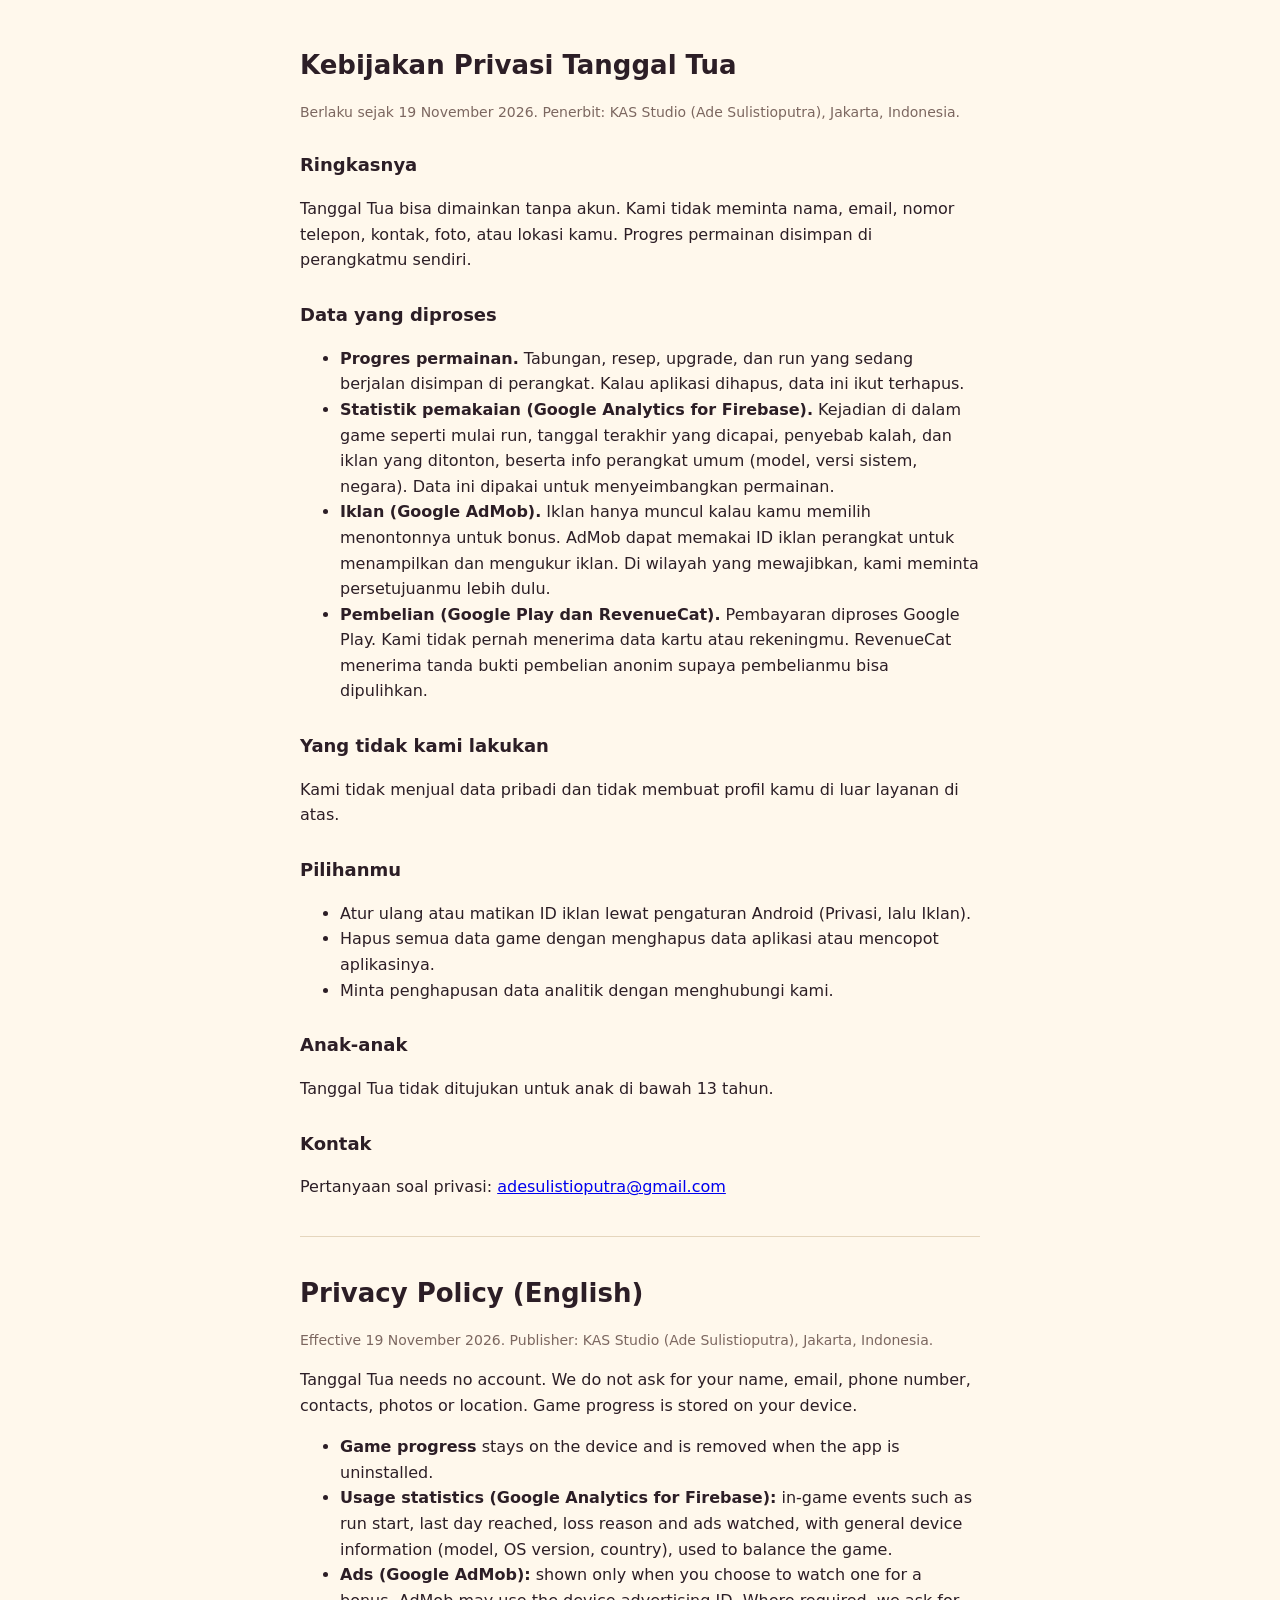
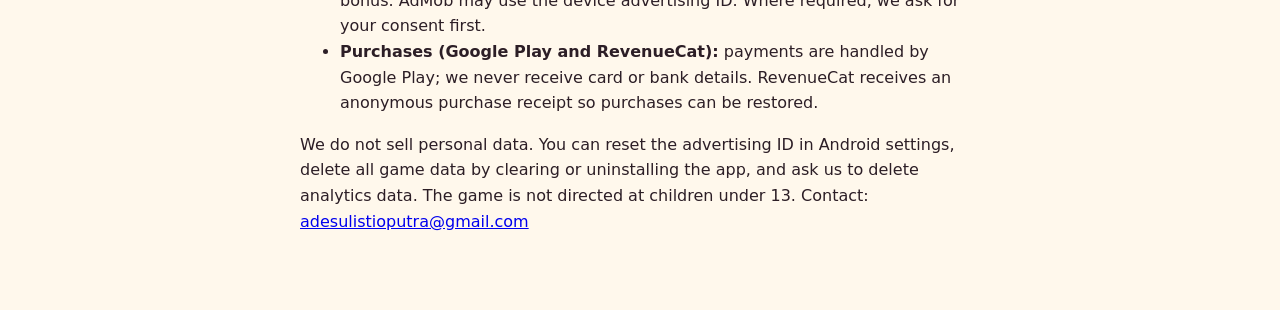
<file: privacy.html>
<!doctype html>
<html lang="id">
  <head>
    <meta charset="utf-8" />
    <meta name="viewport" content="width=device-width, initial-scale=1" />
    <title>Kebijakan Privasi | Tanggal Tua</title>
    <style>
      body { font: 16px/1.6 system-ui, sans-serif; color: #2c1e26; background: #fff8ec; margin: 0; }
      main { max-width: 680px; margin: 0 auto; padding: 28px 20px 60px; }
      h1 { font-size: 26px; margin-bottom: 4px; }
      h2 { font-size: 18px; margin-top: 28px; }
      .muted { color: #7c6760; font-size: 14px; }
      hr { border: none; border-top: 1px solid #e5d6bd; margin: 36px 0; }
    </style>
  </head>
  <body>
    <main>
      <h1>Kebijakan Privasi Tanggal Tua</h1>
      <p class="muted">Berlaku sejak 19 November 2026. Penerbit: KAS Studio (Ade Sulistioputra), Jakarta, Indonesia.</p>

      <h2>Ringkasnya</h2>
      <p>Tanggal Tua bisa dimainkan tanpa akun. Kami tidak meminta nama, email, nomor telepon, kontak, foto, atau lokasi kamu. Progres permainan disimpan di perangkatmu sendiri.</p>

      <h2>Data yang diproses</h2>
      <ul>
        <li><strong>Progres permainan.</strong> Tabungan, resep, upgrade, dan run yang sedang berjalan disimpan di perangkat. Kalau aplikasi dihapus, data ini ikut terhapus.</li>
        <li><strong>Statistik pemakaian (Google Analytics for Firebase).</strong> Kejadian di dalam game seperti mulai run, tanggal terakhir yang dicapai, penyebab kalah, dan iklan yang ditonton, beserta info perangkat umum (model, versi sistem, negara). Data ini dipakai untuk menyeimbangkan permainan.</li>
        <li><strong>Iklan (Google AdMob).</strong> Iklan hanya muncul kalau kamu memilih menontonnya untuk bonus. AdMob dapat memakai ID iklan perangkat untuk menampilkan dan mengukur iklan. Di wilayah yang mewajibkan, kami meminta persetujuanmu lebih dulu.</li>
        <li><strong>Pembelian (Google Play dan RevenueCat).</strong> Pembayaran diproses Google Play. Kami tidak pernah menerima data kartu atau rekeningmu. RevenueCat menerima tanda bukti pembelian anonim supaya pembelianmu bisa dipulihkan.</li>
      </ul>

      <h2>Yang tidak kami lakukan</h2>
      <p>Kami tidak menjual data pribadi dan tidak membuat profil kamu di luar layanan di atas.</p>

      <h2>Pilihanmu</h2>
      <ul>
        <li>Atur ulang atau matikan ID iklan lewat pengaturan Android (Privasi, lalu Iklan).</li>
        <li>Hapus semua data game dengan menghapus data aplikasi atau mencopot aplikasinya.</li>
        <li>Minta penghapusan data analitik dengan menghubungi kami.</li>
      </ul>

      <h2>Anak-anak</h2>
      <p>Tanggal Tua tidak ditujukan untuk anak di bawah 13 tahun.</p>

      <h2>Kontak</h2>
      <p>Pertanyaan soal privasi: <a href="mailto:adesulistioputra@gmail.com">adesulistioputra@gmail.com</a></p>

      <hr />

      <h1>Privacy Policy (English)</h1>
      <p class="muted">Effective 19 November 2026. Publisher: KAS Studio (Ade Sulistioputra), Jakarta, Indonesia.</p>
      <p>Tanggal Tua needs no account. We do not ask for your name, email, phone number, contacts, photos or location. Game progress is stored on your device.</p>
      <ul>
        <li><strong>Game progress</strong> stays on the device and is removed when the app is uninstalled.</li>
        <li><strong>Usage statistics (Google Analytics for Firebase):</strong> in-game events such as run start, last day reached, loss reason and ads watched, with general device information (model, OS version, country), used to balance the game.</li>
        <li><strong>Ads (Google AdMob):</strong> shown only when you choose to watch one for a bonus. AdMob may use the device advertising ID. Where required, we ask for your consent first.</li>
        <li><strong>Purchases (Google Play and RevenueCat):</strong> payments are handled by Google Play; we never receive card or bank details. RevenueCat receives an anonymous purchase receipt so purchases can be restored.</li>
      </ul>
      <p>We do not sell personal data. You can reset the advertising ID in Android settings, delete all game data by clearing or uninstalling the app, and ask us to delete analytics data. The game is not directed at children under 13. Contact: <a href="mailto:adesulistioputra@gmail.com">adesulistioputra@gmail.com</a></p>
    </main>
  </body>
</html>
</file>
